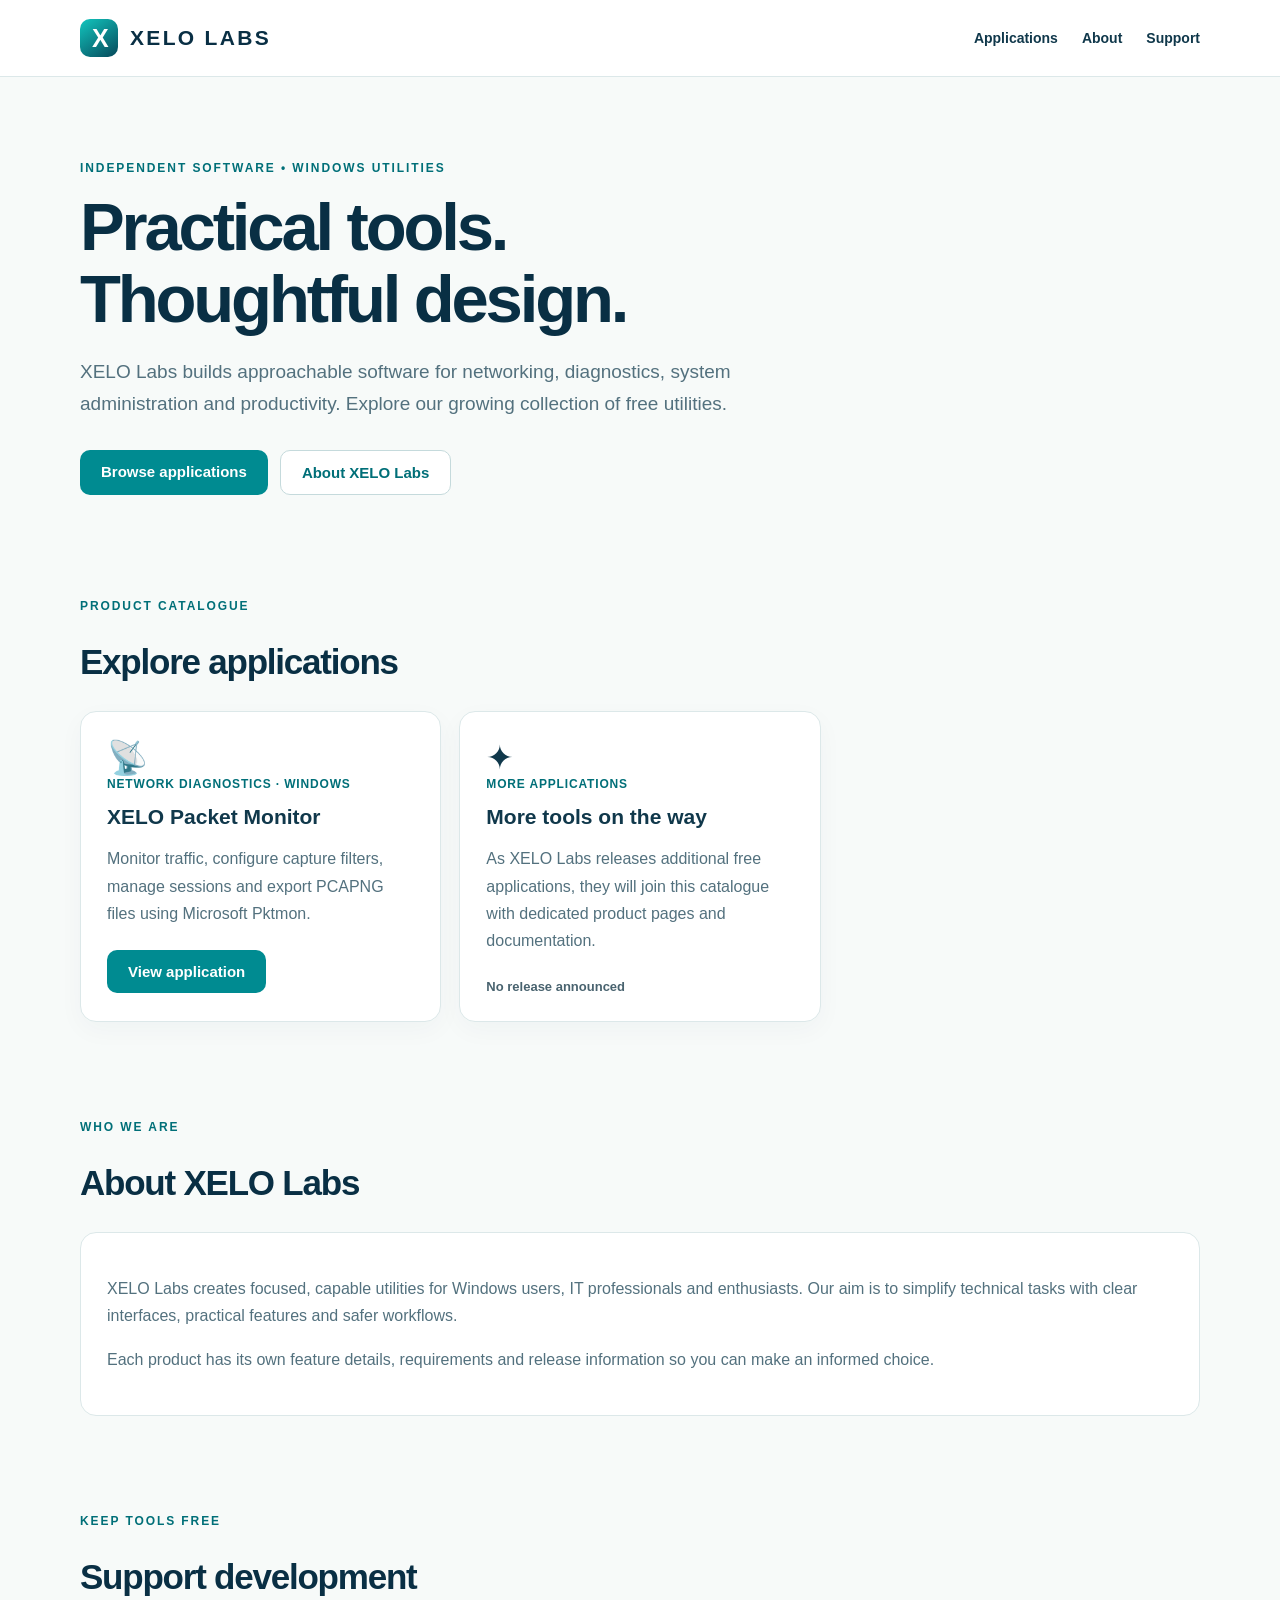
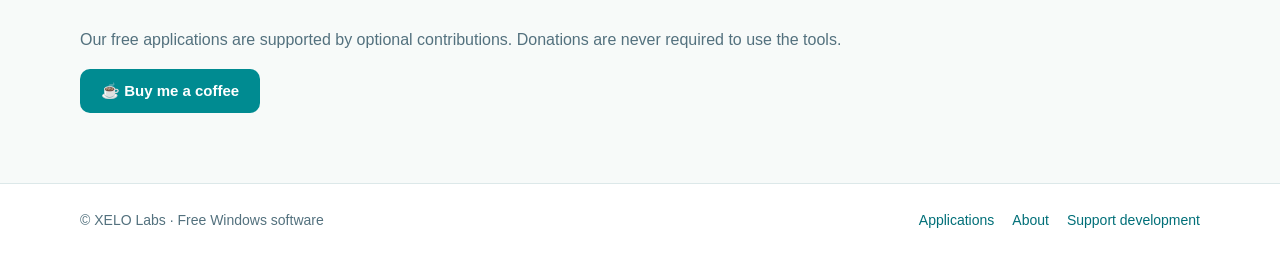
<file: index.html>
<!doctype html><html lang="en"><head><meta charset="utf-8"><meta name="viewport" content="width=device-width,initial-scale=1"><meta name="description" content="Free Windows tools from XELO Labs for networking, diagnostics and productivity."><title>XELO Labs — Free Windows Utilities</title><link rel="stylesheet" href="/assets/css/xelo.css"></head><body><a class="skip-link" href="#main">Skip to content</a><header class="site-header"><div class="container header-inner"><a class="site-logo" href="/"><span class="logo-mark" aria-hidden="true">X</span>XELO LABS</a><nav class="nav" aria-label="Main navigation"><a href="/#apps">Applications</a><a href="/#about">About</a><a href="/#support">Support</a></nav></div></header><main id="main"><section class="hero container"><div class="eyebrow">Independent software • Windows utilities</div><h1>Practical tools.<br>Thoughtful design.</h1><p class="lead">XELO Labs builds approachable software for networking, diagnostics, system administration and productivity. Explore our growing collection of free utilities.</p><div class="button-row"><a class="button" href="#apps">Browse applications</a><a class="button secondary" href="#about">About XELO Labs</a></div></section><section id="apps" class="section container"><div class="section-heading"><div class="eyebrow">Product catalogue</div><h2>Explore applications</h2></div><div class="grid"><article class="card"><div class="card-icon" aria-hidden="true">📡</div><div class="meta">NETWORK DIAGNOSTICS · WINDOWS</div><h3>XELO Packet Monitor</h3><p>Monitor traffic, configure capture filters, manage sessions and export PCAPNG files using Microsoft Pktmon.</p><a class="button" href="/packet-monitor/">View application</a></article><article class="card"><div class="card-icon" aria-hidden="true">✦</div><div class="meta">MORE APPLICATIONS</div><h3>More tools on the way</h3><p>As XELO Labs releases additional free applications, they will join this catalogue with dedicated product pages and documentation.</p><span class="small status">No release announced</span></article></div></section><section id="about" class="section container"><div class="eyebrow">Who we are</div><h2>About XELO Labs</h2><div class="info-panel"><p>XELO Labs creates focused, capable utilities for Windows users, IT professionals and enthusiasts. Our aim is to simplify technical tasks with clear interfaces, practical features and safer workflows.</p><p>Each product has its own feature details, requirements and release information so you can make an informed choice.</p></div></section><section id="support" class="section container"><div class="eyebrow">Keep tools free</div><h2>Support development</h2><p>Our free applications are supported by optional contributions. Donations are never required to use the tools.</p><a class="button" href="https://buymeacoffee.com/manie" target="_blank" rel="noopener noreferrer">☕ Buy me a coffee</a></section></main><footer class="site-footer"><div class="container footer-inner"><span>© XELO Labs · Free Windows software</span><div><a href="/#apps">Applications</a><a href="/#about">About</a><a href="https://buymeacoffee.com/manie" target="_blank" rel="noopener noreferrer">Support development</a></div></div></footer></body></html>
</file>
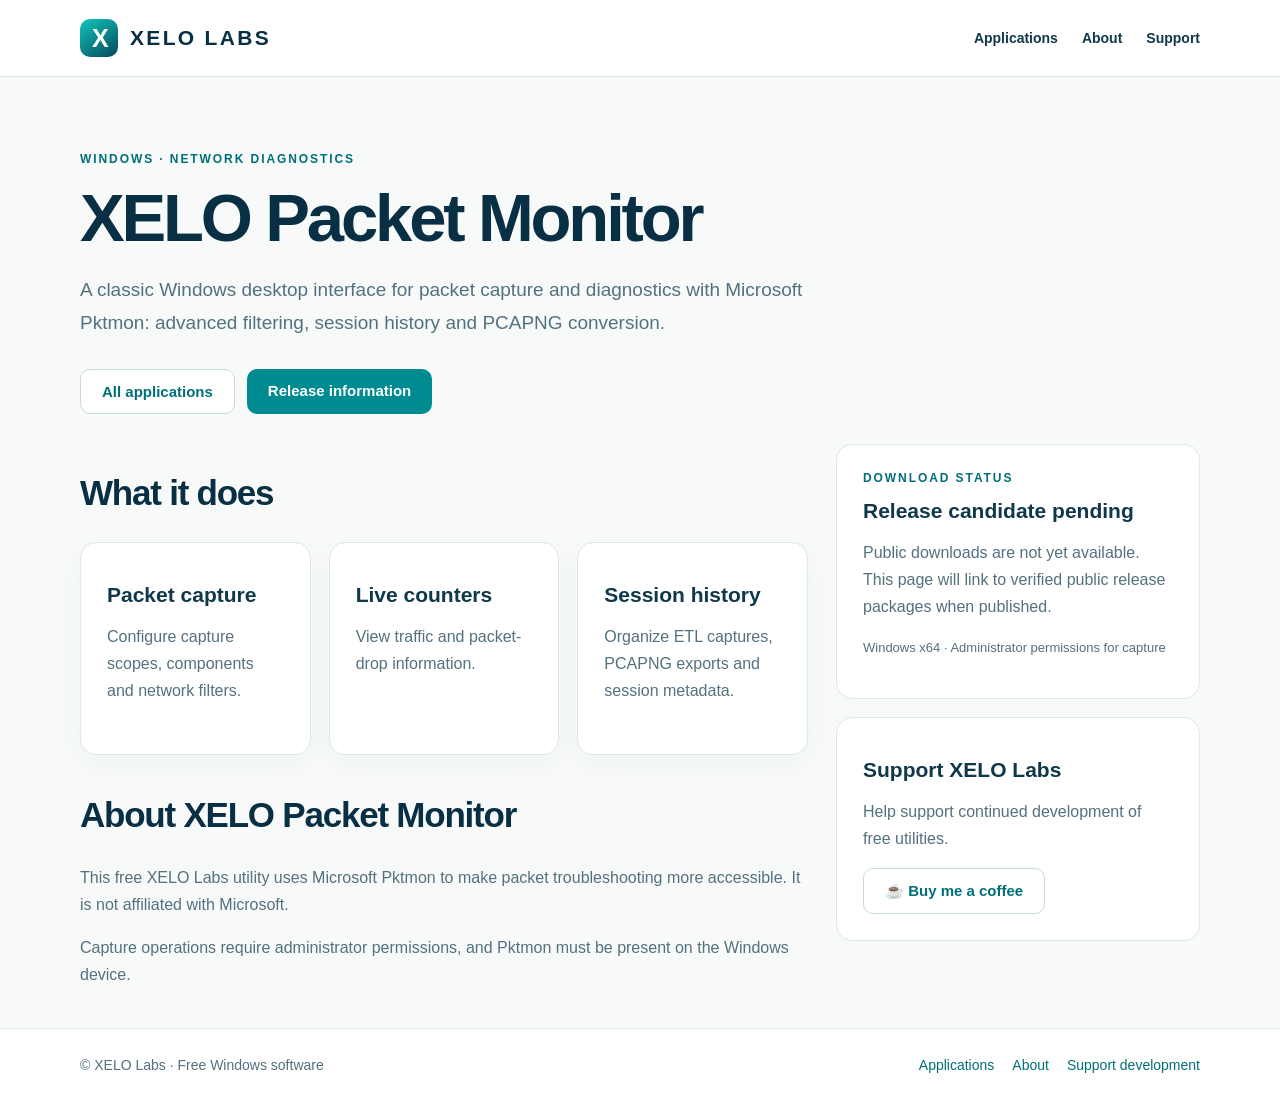
<file: packet-monitor/index.html>
<!doctype html><html lang="en"><head><meta charset="utf-8"><meta name="viewport" content="width=device-width,initial-scale=1"><meta name="description" content="XELO Packet Monitor — free Windows packet capture and network diagnostics."><title>XELO Packet Monitor — XELO Labs</title><link rel="stylesheet" href="/assets/css/xelo.css"></head><body><a class="skip-link" href="#main">Skip to content</a><header class="site-header"><div class="container header-inner"><a class="site-logo" href="/"><span class="logo-mark" aria-hidden="true">X</span>XELO LABS</a><nav class="nav" aria-label="Main navigation"><a href="/#apps">Applications</a><a href="/#about">About</a><a href="/#support">Support</a></nav></div></header><main id="main" class="container"><div class="product-hero"><div class="eyebrow">Windows · Network diagnostics</div><h1>XELO Packet Monitor</h1><p class="lead">A classic Windows desktop interface for packet capture and diagnostics with Microsoft Pktmon: advanced filtering, session history and PCAPNG conversion.</p><div class="button-row"><a class="button secondary" href="/#apps">All applications</a><a class="button" href="#downloads">Release information</a></div></div><div class="product-content"><div><section><h2>What it does</h2><div class="grid" style="grid-template-columns:repeat(auto-fit,minmax(190px,1fr))"><article class="card"><h3>Packet capture</h3><p>Configure capture scopes, components and network filters.</p></article><article class="card"><h3>Live counters</h3><p>View traffic and packet-drop information.</p></article><article class="card"><h3>Session history</h3><p>Organize ETL captures, PCAPNG exports and session metadata.</p></article></div></section><section><h2>About XELO Packet Monitor</h2><p>This free XELO Labs utility uses Microsoft Pktmon to make packet troubleshooting more accessible. It is not affiliated with Microsoft.</p><p>Capture operations require administrator permissions, and Pktmon must be present on the Windows device.</p></section></div><aside><div id="downloads" class="info-panel"><div class="eyebrow">Download status</div><h3>Release candidate pending</h3><p>Public downloads are not yet available. This page will link to verified public release packages when published.</p><p class="small">Windows x64 · Administrator permissions for capture</p></div><div class="info-panel" style="margin-top:18px"><h3>Support XELO Labs</h3><p>Help support continued development of free utilities.</p><a class="button secondary" href="https://buymeacoffee.com/manie" target="_blank" rel="noopener noreferrer">☕ Buy me a coffee</a></div></aside></div></main><footer class="site-footer"><div class="container footer-inner"><span>© XELO Labs · Free Windows software</span><div><a href="/#apps">Applications</a><a href="/#about">About</a><a href="https://buymeacoffee.com/manie" target="_blank" rel="noopener noreferrer">Support development</a></div></div></footer></body></html>
</file>
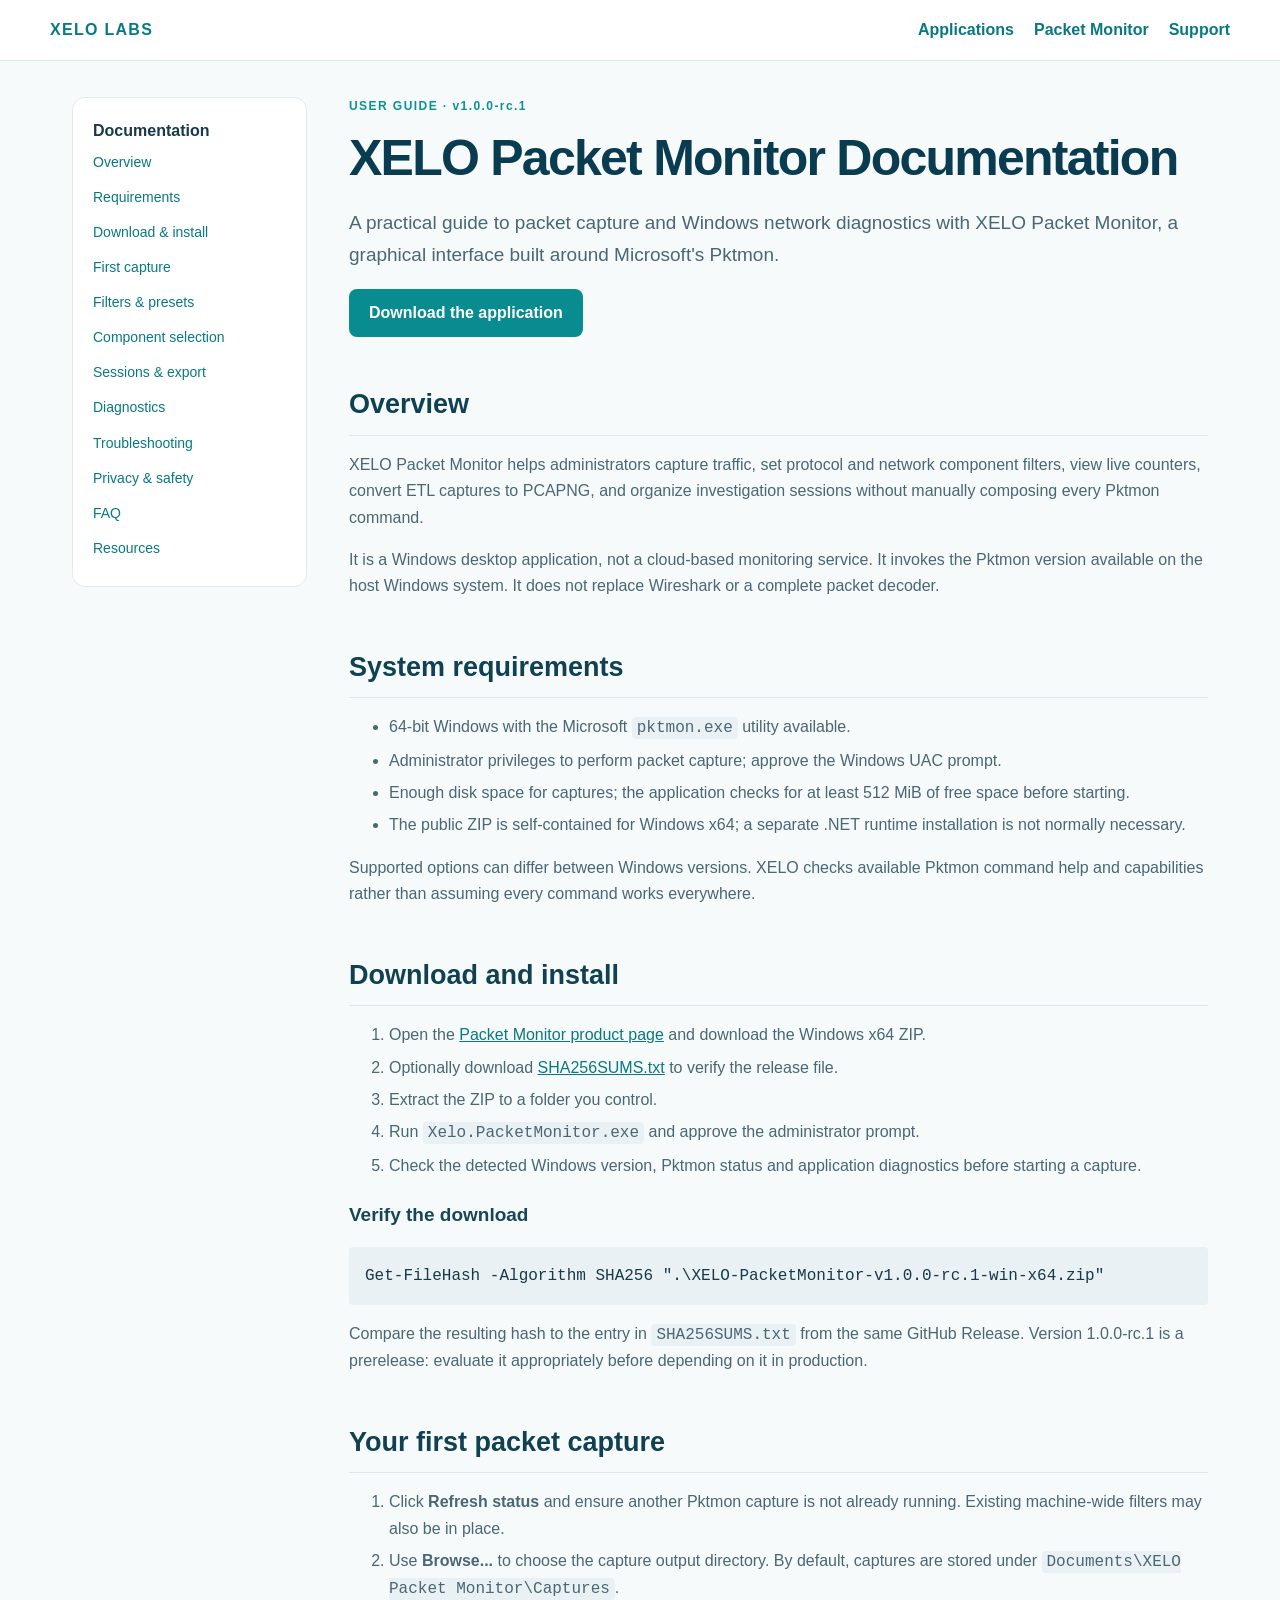
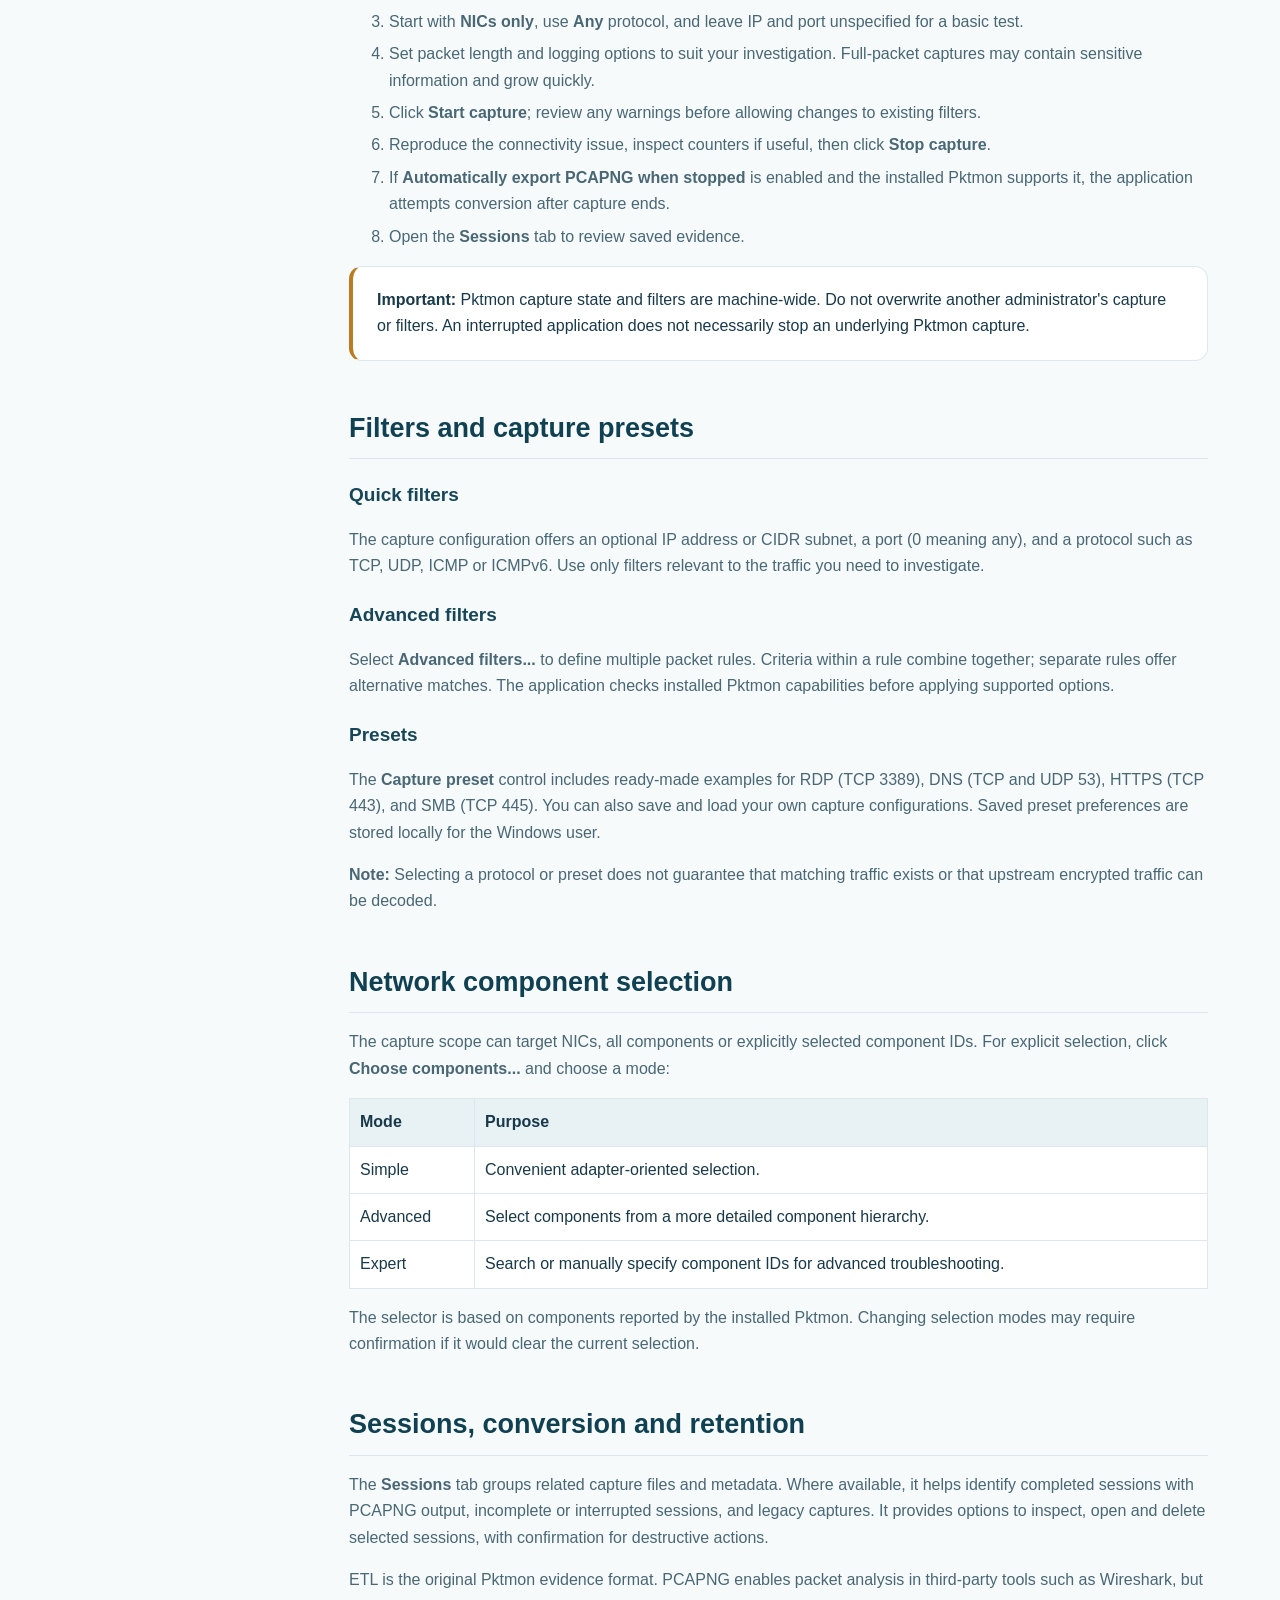
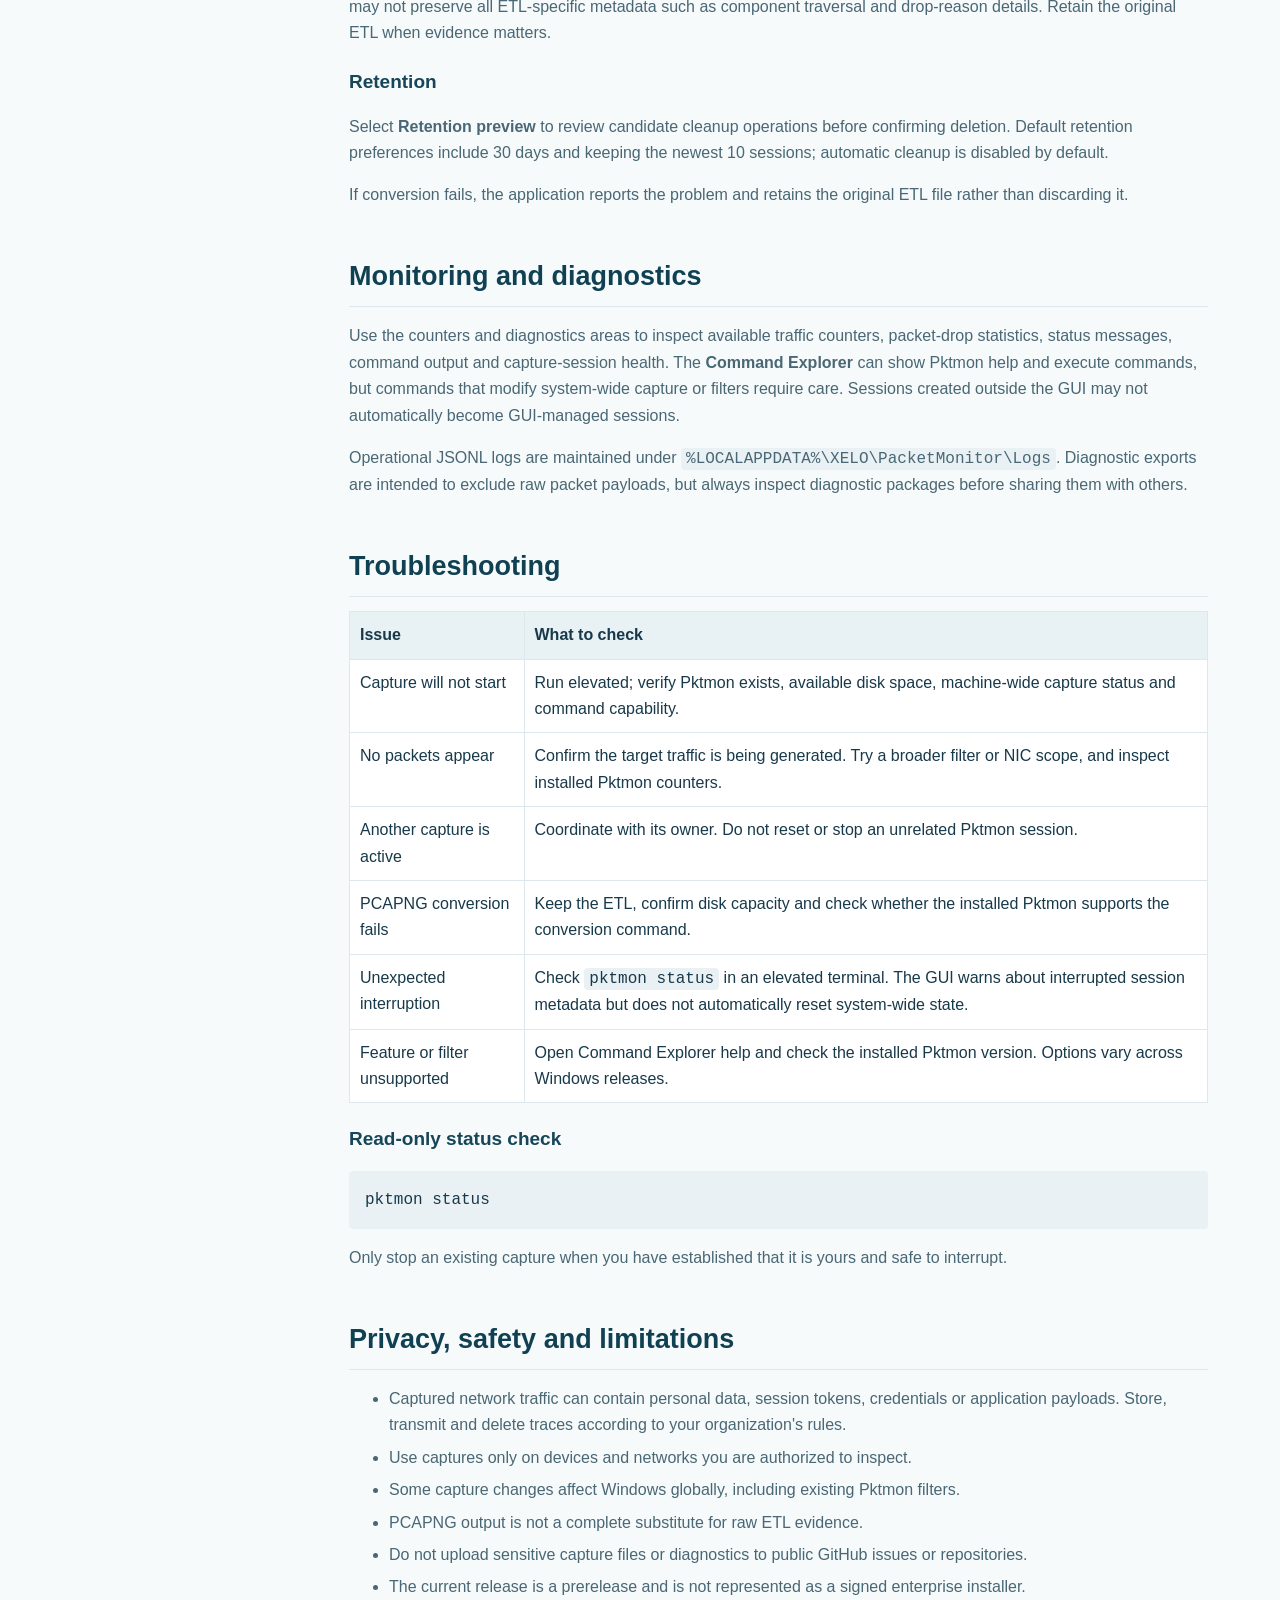
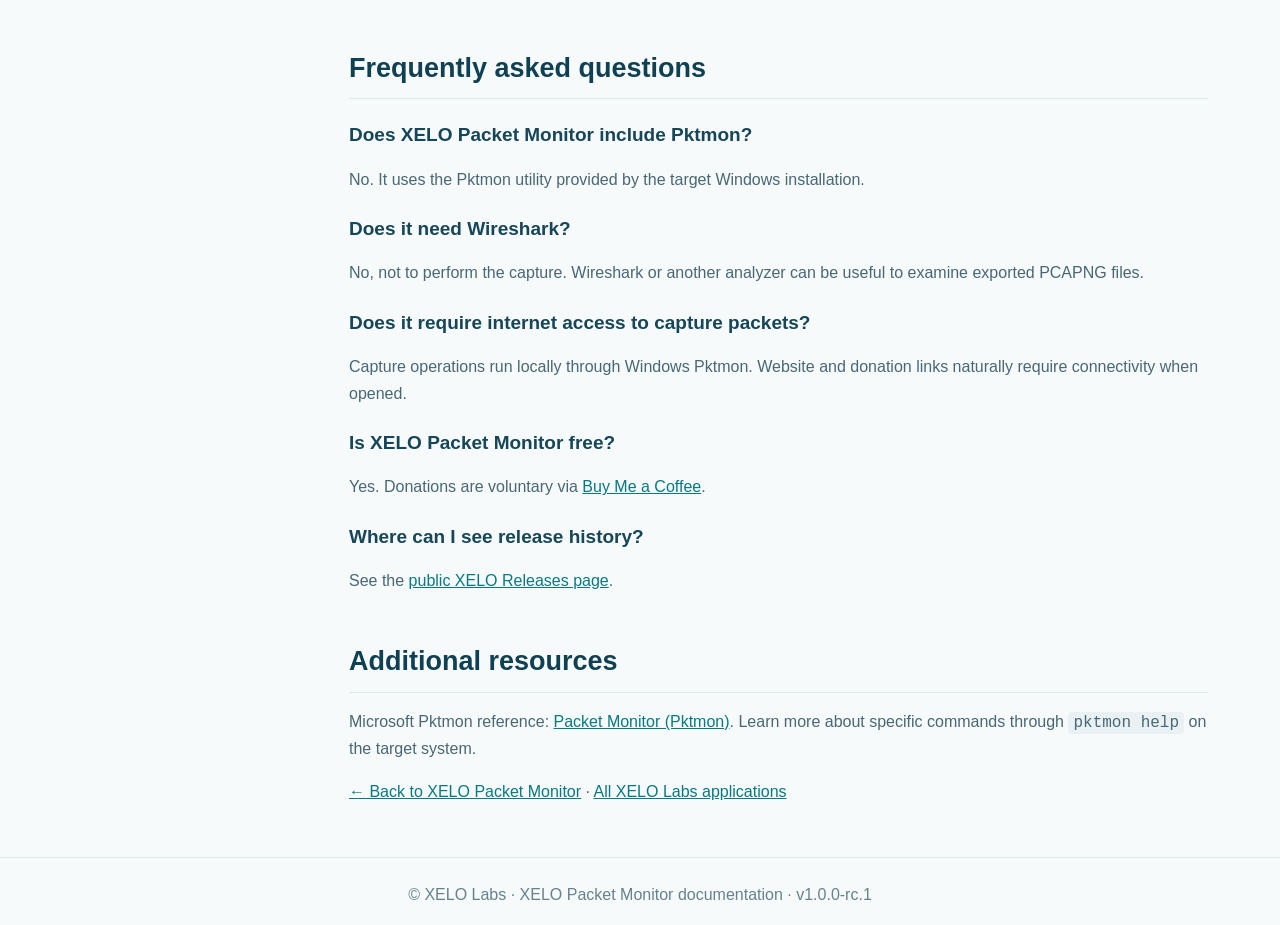
<file: packet-monitor/docs/index.html>
<!doctype html>
<html lang="en"><head><meta charset="utf-8"><meta name="viewport" content="width=device-width,initial-scale=1">
<title>XELO Packet Monitor Documentation | XELO Labs</title>
<meta name="description" content="XELO Packet Monitor user guide: Windows installation, capture setup, advanced filters, PCAPNG export, session history, diagnostics and troubleshooting.">
<style>
*{box-sizing:border-box}html{scroll-behavior:smooth}body{font:16px/1.65 "Segoe UI",Arial,sans-serif;background:#f6fafb;color:#17394a;margin:0}a{color:#087982}header{background:white;border-bottom:1px solid #dce8ed;padding:17px max(20px,calc((100vw - 1180px)/2))}.brand{color:#087a86;font-weight:800;letter-spacing:.08em;text-decoration:none}header nav{float:right}header nav a{margin-left:20px;text-decoration:none;font-weight:600}.wrap{max-width:1180px;margin:0 auto;padding:36px 22px;display:grid;grid-template-columns:235px minmax(0,1fr);gap:42px}aside{position:sticky;top:22px;align-self:start;background:#fff;border:1px solid #e2eaed;border-radius:13px;padding:20px}aside a{display:block;padding:6px 0;text-decoration:none;font-size:14px}main{min-width:0}.eyebrow{font-weight:700;letter-spacing:.12em;color:#0c9294;font-size:12px}h1{font-size:clamp(34px,4.5vw,50px);line-height:1.16;color:#093b51;letter-spacing:-.035em;margin:12px 0 20px}h2{font-size:27px;color:#104153;margin:45px 0 14px;border-bottom:1px solid #dce8eb;padding-bottom:8px}h3{font-size:19px;color:#164658;margin:20px 0 5px}p,li{color:#496774}li{margin-bottom:6px}.intro{font-size:19px}.card{background:white;border:1px solid #dce9ed;border-radius:13px;padding:20px 24px;margin:16px 0}.warn{border-left:4px solid #bc7b20}code,pre{font-family:Consolas,monospace;background:#eaf1f4;border-radius:4px}code{padding:2px 5px}pre{padding:16px;overflow:auto}pre code{padding:0}table{border-collapse:collapse;width:100%;background:#fff}th,td{border:1px solid #dce8ec;padding:10px;text-align:left;vertical-align:top}th{background:#e8f1f3}.button{background:#098c90;color:#fff;padding:11px 20px;border-radius:8px;text-decoration:none;font-weight:700;display:inline-block}footer{border-top:1px solid #dce8eb;text-align:center;padding:24px;color:#66828e}@media(max-width:750px){header nav{float:none;margin-top:8px}.wrap{display:block}aside{position:static;margin-bottom:30px}aside a{display:inline-block;margin-right:14px}}
</style></head><body>
<header><a class="brand" href="../../">XELO LABS</a><nav><a href="../../">Applications</a><a href="../">Packet Monitor</a><a href="https://buymeacoffee.com/manie">Support</a></nav></header>
<div class="wrap"><aside><strong>Documentation</strong>
<a href="#overview">Overview</a><a href="#requirements">Requirements</a><a href="#installation">Download &amp; install</a><a href="#first-capture">First capture</a><a href="#filters">Filters &amp; presets</a><a href="#components">Component selection</a><a href="#sessions">Sessions &amp; export</a><a href="#diagnostics">Diagnostics</a><a href="#troubleshooting">Troubleshooting</a><a href="#safety">Privacy &amp; safety</a><a href="#faq">FAQ</a><a href="#resources">Resources</a>
</aside><main><div class="eyebrow">USER GUIDE · v1.0.0-rc.1</div><h1>XELO Packet Monitor Documentation</h1><p class="intro">A practical guide to packet capture and Windows network diagnostics with XELO Packet Monitor, a graphical interface built around Microsoft's Pktmon.</p>
<p><a class="button" href="../">Download the application</a></p>
<section id="overview"><h2>Overview</h2><p>XELO Packet Monitor helps administrators capture traffic, set protocol and network component filters, view live counters, convert ETL captures to PCAPNG, and organize investigation sessions without manually composing every Pktmon command.</p><p>It is a Windows desktop application, not a cloud-based monitoring service. It invokes the Pktmon version available on the host Windows system. It does not replace Wireshark or a complete packet decoder.</p></section>
<section id="requirements"><h2>System requirements</h2><ul><li>64-bit Windows with the Microsoft <code>pktmon.exe</code> utility available.</li><li>Administrator privileges to perform packet capture; approve the Windows UAC prompt.</li><li>Enough disk space for captures; the application checks for at least 512 MiB of free space before starting.</li><li>The public ZIP is self-contained for Windows x64; a separate .NET runtime installation is not normally necessary.</li></ul><p>Supported options can differ between Windows versions. XELO checks available Pktmon command help and capabilities rather than assuming every command works everywhere.</p></section>
<section id="installation"><h2>Download and install</h2><ol><li>Open the <a href="../">Packet Monitor product page</a> and download the Windows x64 ZIP.</li><li>Optionally download <a href="https://github.com/d3ne0x/xelo-releases/releases/download/v1.0.0-rc.1/SHA256SUMS.txt">SHA256SUMS.txt</a> to verify the release file.</li><li>Extract the ZIP to a folder you control.</li><li>Run <code>Xelo.PacketMonitor.exe</code> and approve the administrator prompt.</li><li>Check the detected Windows version, Pktmon status and application diagnostics before starting a capture.</li></ol><h3>Verify the download</h3><pre><code>Get-FileHash -Algorithm SHA256 ".\XELO-PacketMonitor-v1.0.0-rc.1-win-x64.zip"</code></pre><p>Compare the resulting hash to the entry in <code>SHA256SUMS.txt</code> from the same GitHub Release. Version 1.0.0-rc.1 is a prerelease: evaluate it appropriately before depending on it in production.</p></section>
<section id="first-capture"><h2>Your first packet capture</h2><ol><li>Click <strong>Refresh status</strong> and ensure another Pktmon capture is not already running. Existing machine-wide filters may also be in place.</li><li>Use <strong>Browse...</strong> to choose the capture output directory. By default, captures are stored under <code>Documents\XELO Packet Monitor\Captures</code>.</li><li>Start with <strong>NICs only</strong>, use <strong>Any</strong> protocol, and leave IP and port unspecified for a basic test.</li><li>Set packet length and logging options to suit your investigation. Full-packet captures may contain sensitive information and grow quickly.</li><li>Click <strong>Start capture</strong>; review any warnings before allowing changes to existing filters.</li><li>Reproduce the connectivity issue, inspect counters if useful, then click <strong>Stop capture</strong>.</li><li>If <strong>Automatically export PCAPNG when stopped</strong> is enabled and the installed Pktmon supports it, the application attempts conversion after capture ends.</li><li>Open the <strong>Sessions</strong> tab to review saved evidence.</li></ol>
<div class="card warn"><strong>Important:</strong> Pktmon capture state and filters are machine-wide. Do not overwrite another administrator's capture or filters. An interrupted application does not necessarily stop an underlying Pktmon capture.</div></section>
<section id="filters"><h2>Filters and capture presets</h2><h3>Quick filters</h3><p>The capture configuration offers an optional IP address or CIDR subnet, a port (0 meaning any), and a protocol such as TCP, UDP, ICMP or ICMPv6. Use only filters relevant to the traffic you need to investigate.</p><h3>Advanced filters</h3><p>Select <strong>Advanced filters...</strong> to define multiple packet rules. Criteria within a rule combine together; separate rules offer alternative matches. The application checks installed Pktmon capabilities before applying supported options.</p><h3>Presets</h3><p>The <strong>Capture preset</strong> control includes ready-made examples for RDP (TCP 3389), DNS (TCP and UDP 53), HTTPS (TCP 443), and SMB (TCP 445). You can also save and load your own capture configurations. Saved preset preferences are stored locally for the Windows user.</p><p><strong>Note:</strong> Selecting a protocol or preset does not guarantee that matching traffic exists or that upstream encrypted traffic can be decoded.</p></section>
<section id="components"><h2>Network component selection</h2><p>The capture scope can target NICs, all components or explicitly selected component IDs. For explicit selection, click <strong>Choose components...</strong> and choose a mode:</p><table><tr><th>Mode</th><th>Purpose</th></tr><tr><td>Simple</td><td>Convenient adapter-oriented selection.</td></tr><tr><td>Advanced</td><td>Select components from a more detailed component hierarchy.</td></tr><tr><td>Expert</td><td>Search or manually specify component IDs for advanced troubleshooting.</td></tr></table><p>The selector is based on components reported by the installed Pktmon. Changing selection modes may require confirmation if it would clear the current selection.</p></section>
<section id="sessions"><h2>Sessions, conversion and retention</h2><p>The <strong>Sessions</strong> tab groups related capture files and metadata. Where available, it helps identify completed sessions with PCAPNG output, incomplete or interrupted sessions, and legacy captures. It provides options to inspect, open and delete selected sessions, with confirmation for destructive actions.</p><p>ETL is the original Pktmon evidence format. PCAPNG enables packet analysis in third-party tools such as Wireshark, but may not preserve all ETL-specific metadata such as component traversal and drop-reason details. Retain the original ETL when evidence matters.</p><h3>Retention</h3><p>Select <strong>Retention preview</strong> to review candidate cleanup operations before confirming deletion. Default retention preferences include 30 days and keeping the newest 10 sessions; automatic cleanup is disabled by default.</p><p>If conversion fails, the application reports the problem and retains the original ETL file rather than discarding it.</p></section>
<section id="diagnostics"><h2>Monitoring and diagnostics</h2><p>Use the counters and diagnostics areas to inspect available traffic counters, packet-drop statistics, status messages, command output and capture-session health. The <strong>Command Explorer</strong> can show Pktmon help and execute commands, but commands that modify system-wide capture or filters require care. Sessions created outside the GUI may not automatically become GUI-managed sessions.</p><p>Operational JSONL logs are maintained under <code>%LOCALAPPDATA%\XELO\PacketMonitor\Logs</code>. Diagnostic exports are intended to exclude raw packet payloads, but always inspect diagnostic packages before sharing them with others.</p></section>
<section id="troubleshooting"><h2>Troubleshooting</h2><table><tr><th>Issue</th><th>What to check</th></tr><tr><td>Capture will not start</td><td>Run elevated; verify Pktmon exists, available disk space, machine-wide capture status and command capability.</td></tr><tr><td>No packets appear</td><td>Confirm the target traffic is being generated. Try a broader filter or NIC scope, and inspect installed Pktmon counters.</td></tr><tr><td>Another capture is active</td><td>Coordinate with its owner. Do not reset or stop an unrelated Pktmon session.</td></tr><tr><td>PCAPNG conversion fails</td><td>Keep the ETL, confirm disk capacity and check whether the installed Pktmon supports the conversion command.</td></tr><tr><td>Unexpected interruption</td><td>Check <code>pktmon status</code> in an elevated terminal. The GUI warns about interrupted session metadata but does not automatically reset system-wide state.</td></tr><tr><td>Feature or filter unsupported</td><td>Open Command Explorer help and check the installed Pktmon version. Options vary across Windows releases.</td></tr></table><h3>Read-only status check</h3><pre><code>pktmon status</code></pre><p>Only stop an existing capture when you have established that it is yours and safe to interrupt.</p></section>
<section id="safety"><h2>Privacy, safety and limitations</h2><ul><li>Captured network traffic can contain personal data, session tokens, credentials or application payloads. Store, transmit and delete traces according to your organization's rules.</li><li>Use captures only on devices and networks you are authorized to inspect.</li><li>Some capture changes affect Windows globally, including existing Pktmon filters.</li><li>PCAPNG output is not a complete substitute for raw ETL evidence.</li><li>Do not upload sensitive capture files or diagnostics to public GitHub issues or repositories.</li><li>The current release is a prerelease and is not represented as a signed enterprise installer.</li></ul></section>
<section id="faq"><h2>Frequently asked questions</h2><h3>Does XELO Packet Monitor include Pktmon?</h3><p>No. It uses the Pktmon utility provided by the target Windows installation.</p><h3>Does it need Wireshark?</h3><p>No, not to perform the capture. Wireshark or another analyzer can be useful to examine exported PCAPNG files.</p><h3>Does it require internet access to capture packets?</h3><p>Capture operations run locally through Windows Pktmon. Website and donation links naturally require connectivity when opened.</p><h3>Is XELO Packet Monitor free?</h3><p>Yes. Donations are voluntary via <a href="https://buymeacoffee.com/manie">Buy Me a Coffee</a>.</p><h3>Where can I see release history?</h3><p>See the <a href="https://github.com/d3ne0x/xelo-releases/releases">public XELO Releases page</a>.</p></section>
<section id="resources"><h2>Additional resources</h2><p>Microsoft Pktmon reference: <a href="https://learn.microsoft.com/en-us/windows-server/networking/technologies/pktmon/pktmon">Packet Monitor (Pktmon)</a>. Learn more about specific commands through <code>pktmon help</code> on the target system.</p><p><a href="../">← Back to XELO Packet Monitor</a> · <a href="../../">All XELO Labs applications</a></p></section>
</main></div><footer>© XELO Labs · XELO Packet Monitor documentation · v1.0.0-rc.1</footer></body></html>
</file>
<file: assets/css/xelo.css>
:root{--ink:#10384b;--muted:#53717e;--teal:#008b91;--teal-dark:#006f78;--paper:#f7faf9;--white:#fff;--border:#dce8e9;--navy:#092f44;--radius:16px;--max:1120px;font-family:"Segoe UI",Arial,sans-serif}*{box-sizing:border-box}html{scroll-behavior:smooth}body{margin:0;background:var(--paper);color:var(--ink)}a{color:var(--teal-dark)}a:focus-visible,button:focus-visible{outline:3px solid #06b6ad;outline-offset:3px}.container{width:min(calc(100% - 40px),var(--max));margin-inline:auto}.site-header{background:var(--white);border-bottom:1px solid var(--border)}.header-inner{display:flex;align-items:center;justify-content:space-between;gap:24px;min-height:76px}.site-logo{text-decoration:none;color:var(--navy);font-weight:850;font-size:21px;letter-spacing:.11em;display:inline-flex;align-items:center;gap:12px}.logo-mark{display:grid;place-items:center;width:38px;height:38px;background:linear-gradient(145deg,#12c6be,#06485a);color:white;border-radius:10px;font-size:25px;font-weight:900;letter-spacing:-.1em}.nav{display:flex;gap:24px;flex-wrap:wrap}.nav a{text-decoration:none;font-size:14px;font-weight:700;color:var(--ink)}.nav a[aria-current=page],.nav a:hover{color:var(--teal)}.hero{padding:84px 0 76px}.eyebrow{color:var(--teal-dark);font-size:12px;font-weight:800;letter-spacing:.16em;text-transform:uppercase}.hero h1{max-width:800px}h1{font-size:clamp(40px,5.7vw,67px);letter-spacing:-.047em;line-height:1.08;margin:16px 0 20px;color:var(--navy)}h2{font-size:clamp(27px,3vw,35px);letter-spacing:-.035em;color:var(--navy)}h3{font-size:21px;margin:14px 0}p,li{color:var(--muted);line-height:1.7;font-size:16px}.lead{font-size:19px;max-width:770px}.section{padding:28px 0 70px}.section-heading{margin-bottom:24px}.grid{display:grid;grid-template-columns:repeat(3,minmax(0,1fr));gap:18px}.card{background:#fff;border:1px solid var(--border);border-radius:var(--radius);padding:26px;box-shadow:0 8px 26px rgba(13,54,71,.035)}.card-icon{font-size:33px}.card p{margin-bottom:23px}.meta{color:var(--teal-dark);font-weight:800;letter-spacing:.07em;font-size:12px}.button-row{display:flex;flex-wrap:wrap;gap:12px;margin-top:30px}.button{display:inline-block;text-decoration:none;border-radius:10px;background:var(--teal);color:white;font-weight:750;font-size:15px;padding:13px 21px}.button:hover{background:var(--teal-dark)}.button.secondary{background:#fff;border:1px solid #c5dadc;color:var(--teal-dark)}.info-panel{background:#fff;border:1px solid var(--border);border-radius:var(--radius);padding:26px}.product-hero{padding:75px 0 30px}.product-content{display:grid;grid-template-columns:minmax(0,2fr) minmax(250px,1fr);gap:28px}.product-content section{margin-bottom:40px}.site-footer{border-top:1px solid var(--border);background:#fff;padding:28px 0}.footer-inner{display:flex;justify-content:space-between;gap:20px;flex-wrap:wrap;font-size:14px;color:var(--muted)}.footer-inner a{margin-left:18px;text-decoration:none}.small{font-size:13px}.status{color:#49636f;font-weight:700}.skip-link{position:absolute;top:-60px;left:16px;background:#fff;padding:12px;z-index:100}.skip-link:focus{top:8px}@media(max-width:780px){.header-inner{align-items:flex-start;flex-direction:column;padding:17px 0;gap:12px}.nav{gap:18px}.hero{padding:58px 0}.grid{grid-template-columns:1fr}.product-content{grid-template-columns:1fr}.footer-inner a{margin:0 14px 0 0}}
</file>
